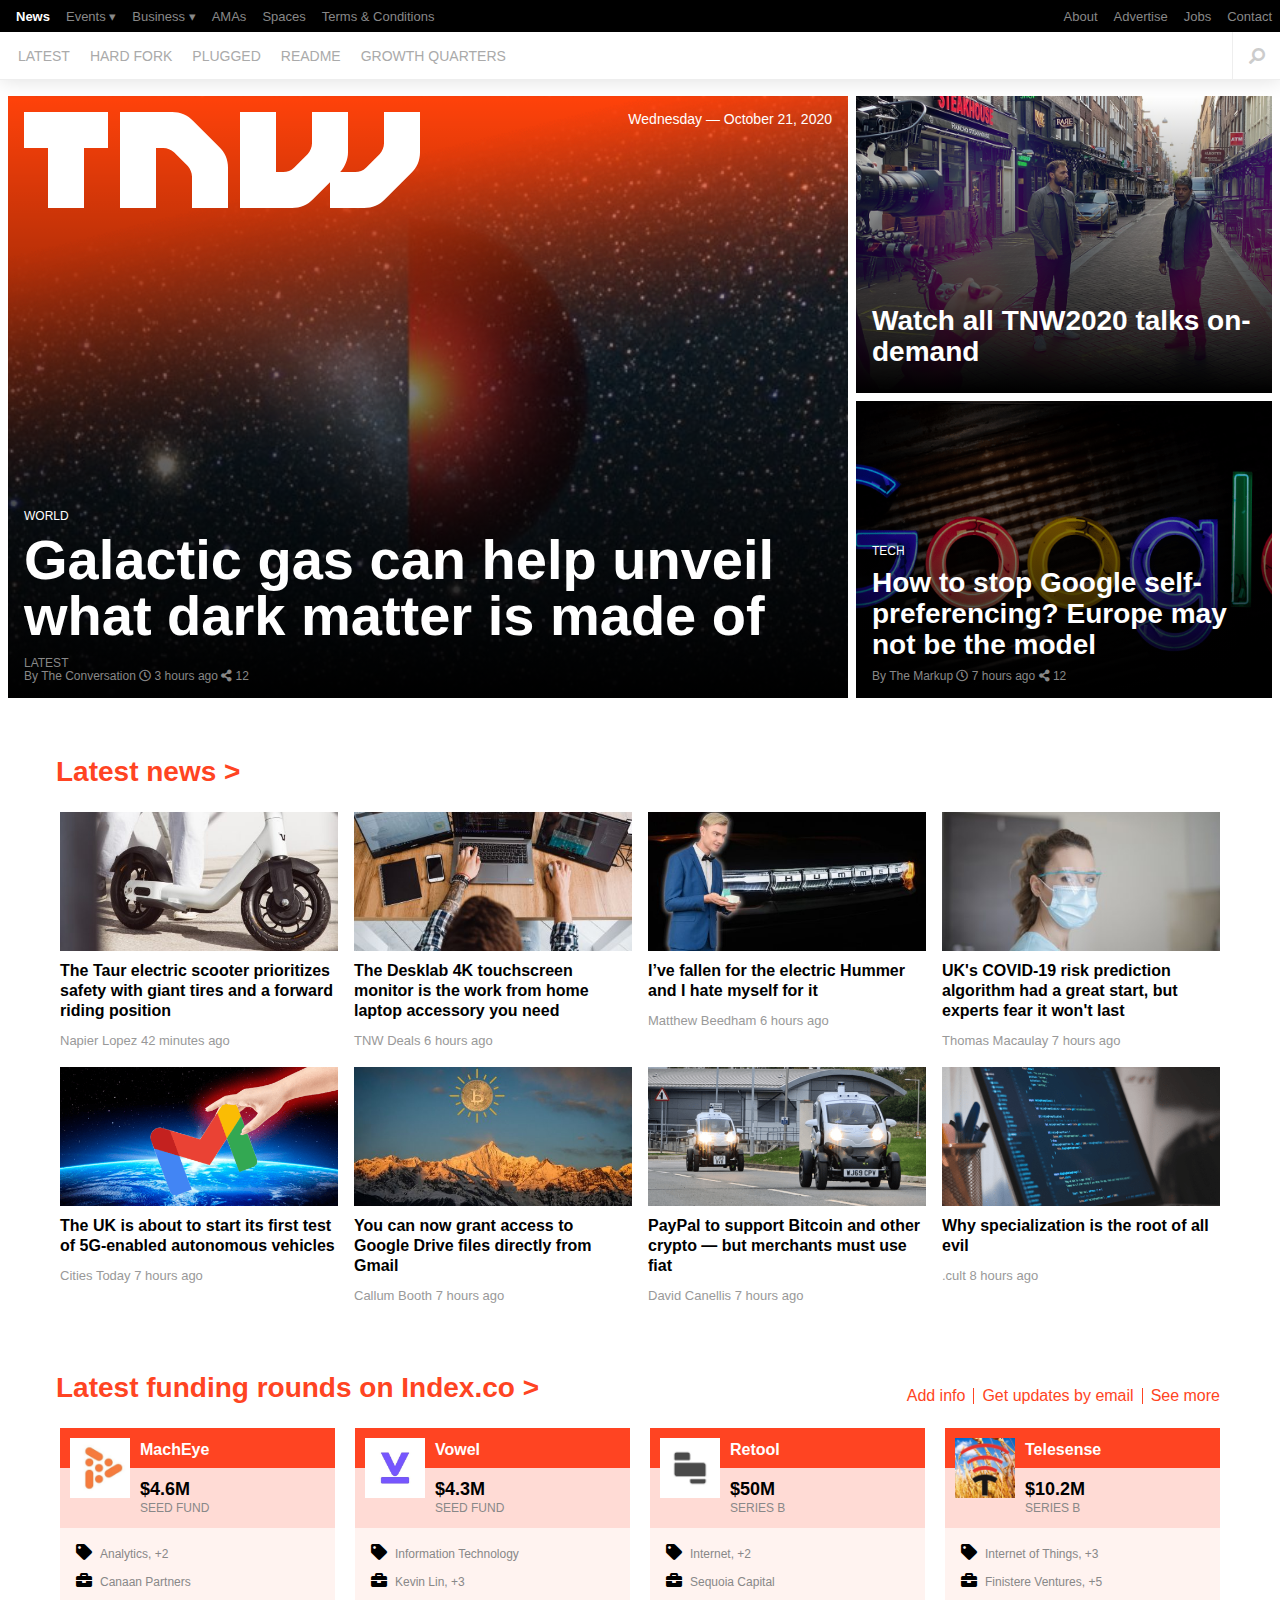
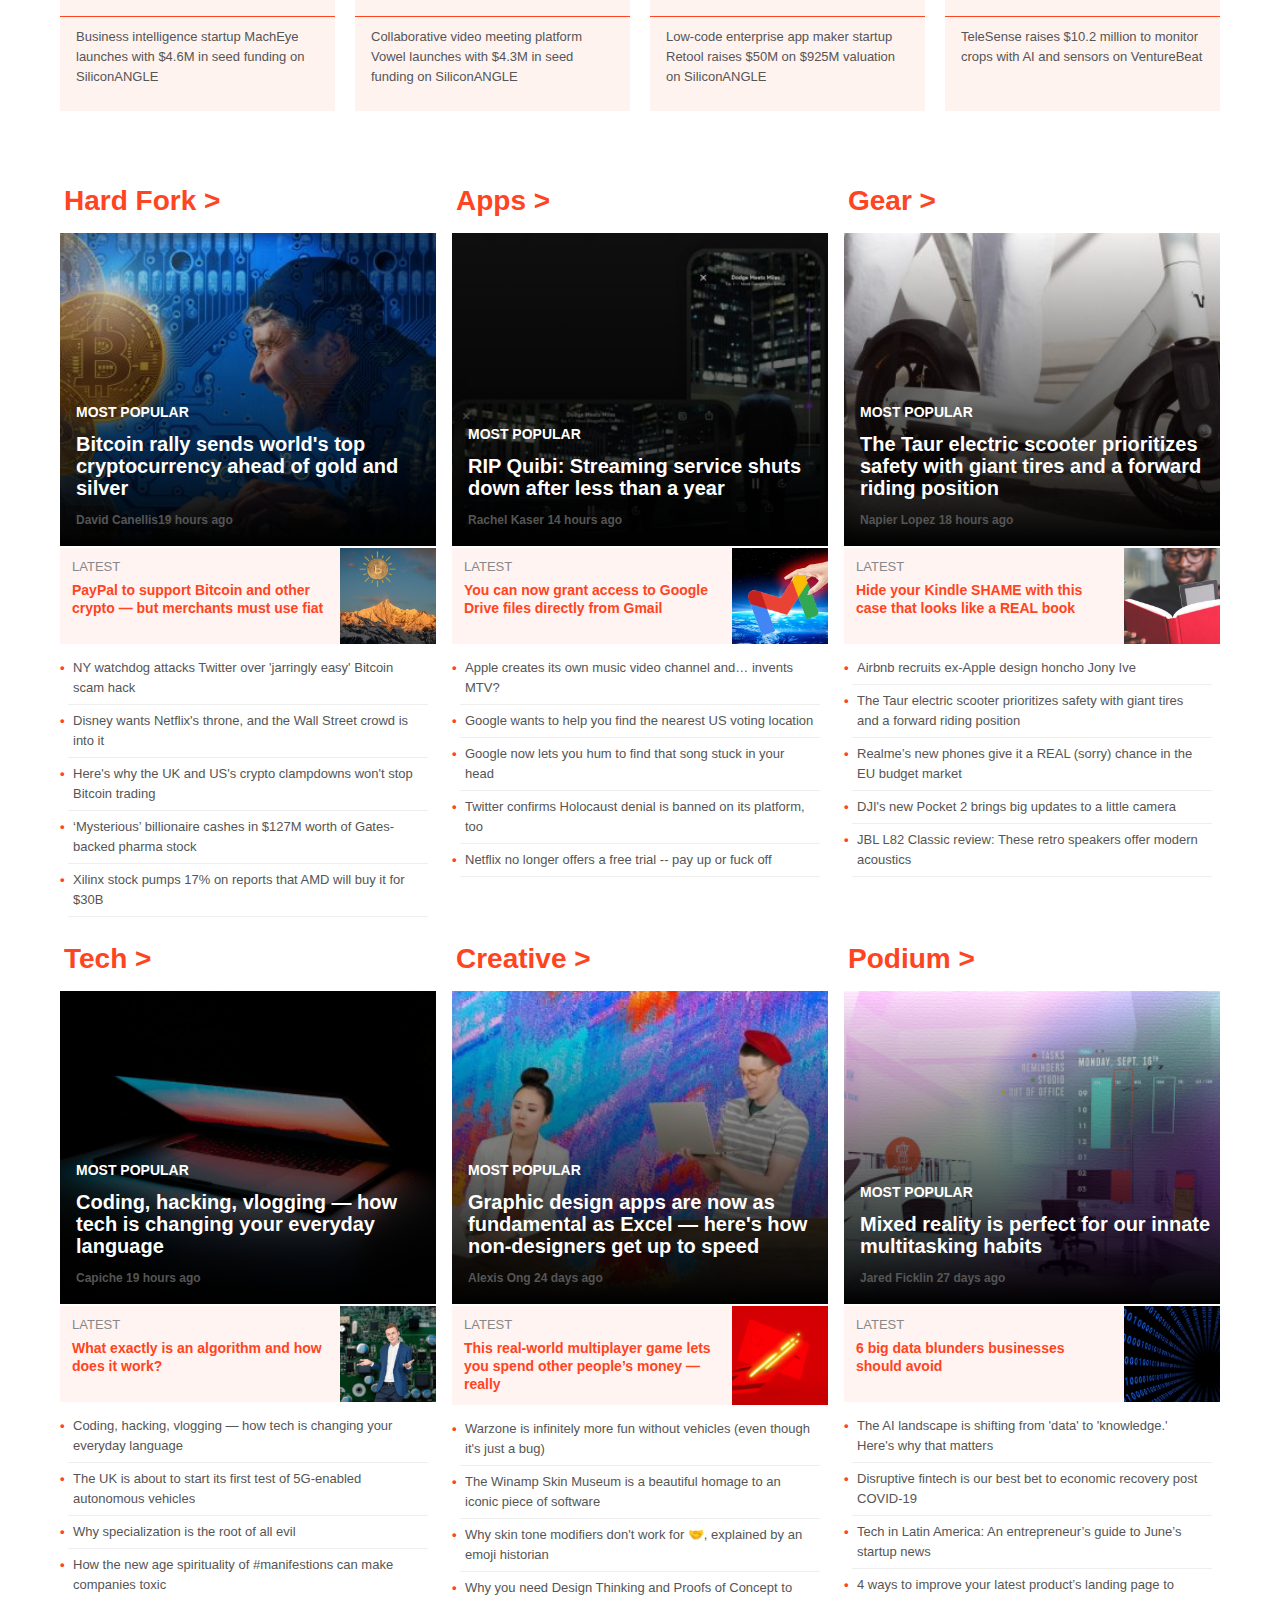
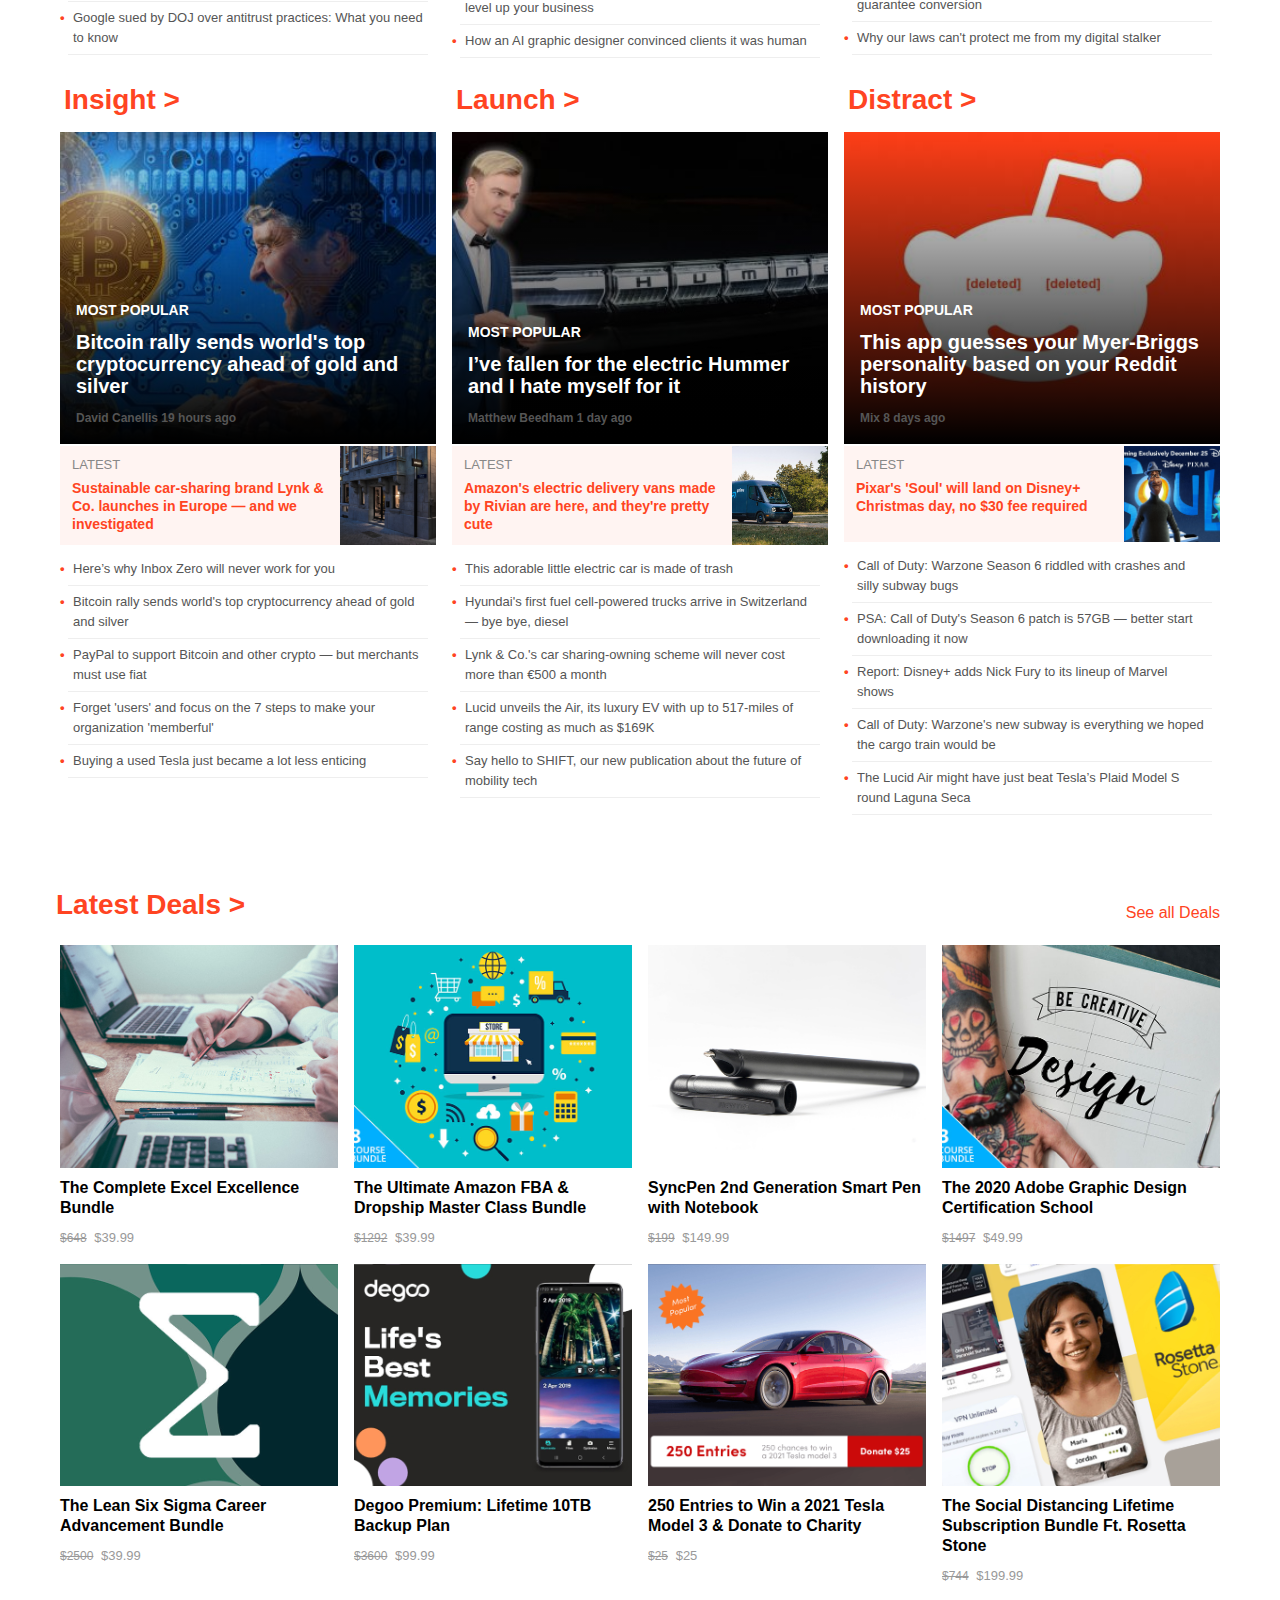
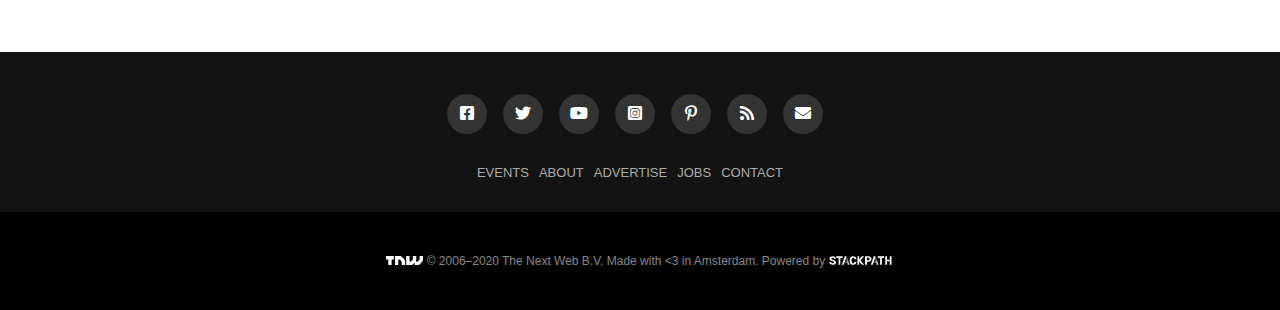
<file: index.html>
<!DOCTYPE html>
<html lang="en">

<head>
  <meta charset="UTF-8">
  <meta name="viewport" content="width=device-width, initial-scale=1.0">
  <meta name="image" property="og:image" content="assets/images/metaimg.png">
  <link rel="shortcut icon" href="assets/images/favicon-16x16.png" type="image/x-icon">
  <link rel="stylesheet" href="assets/fontawesome/css/all.css">
  <link rel="stylesheet" href="assets/reset.css" type="text/css">
  <link rel="stylesheet" href="assets/style.css" type="text/css">
  <title>The Next Web</title>
</head>

<body>
  <!-- Navbar End -->
  <header class="w-100 d-flex">
    <div class=" nav-left h-100">
      <a class="tnw-link" href="#"><img class="tnw-logo" src="assets/images/tnw.svg" alt="tnw logo"></a>
    </div>
    <div class="navbar-wrapper">

      <!-- Nav Top -->
      <nav class="nav-top d-flex">
        <ul class="nav-left nav-top-links padding-8 d-flex">
          <li><a href="#" class="news-link f-bold">News</a></li>
          <li><a href="#">Events ▾</a></li>
          <li><a href="#">Business ▾</a></li>
          <li><a href="#">AMAs</a></li>
          <li><a href="#">Spaces</a></li>
          <li><a href="#">Terms & Conditions</a></li>
        </ul>
        <ul class="nav-right nav-top-links d-flex">
          <li><a href="#">About</a></li>
          <li><a href="#">Advertise</a></li>
          <li><a href="#">Jobs</a></li>
          <li><a href="#">Contact</a></li>
        </ul>
      </nav>

      <!-- Nav Bottom -->
      <nav class="nav-bottom d-flex w-100 h-100">
        <ul class="nav-bottom-links d-flex">
          <li><a href="#">LATEST</a></li>
          <li><a href="#">HARD FORK</a></li>
          <li><a href="#">PLUGGED</a></li>
          <li><a href="#">README</a></li>
          <li><a href="#">GROWTH QUARTERS</a></li>
        </ul>
        <div class="nav-right h-100">
          <a class="nav-icons" href="#"><i class="fas fa-search"></i></a>
          <a class="nav-icons menu-icon" href="#"><i class="fas fa-bars"></i></a>
        </div>
      </nav>
    </div>
  </header>
  <!-- Navbar End -->

  <!-- Main Section -->
  <main>
    <section class="main-articles-section padding-8 d-grid">

      <article class="main-img-1 main-articles">
        <div class="gradient-orange"></div>
        <div class="gradient-cover">
          <a href="#"><img class="main-logo" src="assets/images/tnw.svg" alt="TNW logo"></a>
          <p class="article-date color-white">Wednesday — October 21, 2020</p>
          <div class="article-text color-white most-popular-text">
            <p class="main-paragraph color-white">WORLD</p>
            <h1 class="color-white">Galactic gas can help unveil what dark matter is made of</h1>
            <a href="#" class="color-white">LATEST</a>
            <p>By <a href="#">The Conversation </a><i class="far fa-clock"></i> 3 hours ago
              <a href="#"><i class="fas fa-share-alt"></i> 12</a></p>
          </div>
        </div>
      </article>

      <article class="main-img-2 main-articles">
        <div class="gradient-cover">
          <div class="article-text most-popular-text">
            <h2 class="color-white">Watch all TNW2020 talks on-demand</h2>
          </div>
        </div>

      </article>
      <article class="main-img-3 main-articles">
        <div class="gradient-cover">
          <div class="article-text most-popular-text">
            <p class="main-paragraph color-white">TECH</p>
            <h2 class="color-white">How to stop Google self-preferencing? Europe may not be the model</h2>
            <p>By <a href="#">The Markup </a><i class="far fa-clock"></i> 7 hours ago
              <a href="#"><i class="fas fa-share-alt"></i> 12</a></p>
          </div>
        </div>
      </article>
    </section>

    <!-- Latest News Section -->
    <section class="latest-news-section padding-8 w-1192">
      <h2 class="sub-headings">Latest news ></h2>
      <div class="latest-news-wrapper d-grid">
        <article class="latest-news-articles padding-8 d-flex">
          <a class="latest-news-img background-img1" href="#"></a>
          <div class="latest-text-wrapper">
            <h2 class="latest-news-heading"><a href="#">The Taur electric scooter prioritizes safety with giant tires and a forward riding
                position</a></h2>
            <p><a href="#">
                Napier Lopez
                42 minutes ago
              </a></p>
          </div>
        </article>

        <article class="latest-news-articles padding-8 d-flex">
          <a class="latest-news-img background-img2" href="#"></a>
          <div class="latest-text-wrapper">
            <h2 class="latest-news-heading"><a href="#">The Desklab 4K touchscreen monitor is the work from home laptop accessory you need </a></h2>
            <p><a href="#">
                TNW Deals
                6 hours ago
              </a></p>
          </div>
        </article>

        <article class="latest-news-articles padding-8 d-flex">
          <a class="latest-news-img background-img3" href="#"></a>
          <div class="latest-text-wrapper">
            <h2 class="latest-news-heading"><a href="#">I’ve fallen for the electric Hummer and I hate myself for it</a></h2>
            <p><a href="#">
                Matthew Beedham
                6 hours ago
              </a></p>
          </div>
        </article>

        <article class="latest-news-articles padding-8 d-flex">
          <a class="latest-news-img background-img4" href="#"></a>
          <div class="latest-text-wrapper">
            <h2 class="latest-news-heading"><a href="#">UK's COVID-19 risk prediction algorithm had a great start, but experts fear it won't last
              </a></h2>
            <p><a href="#">
                Thomas Macaulay
                7 hours ago
              </a></p>
          </div>
        </article>

        <article class="latest-news-articles padding-8 d-flex">
          <a class="latest-news-img background-img5" href="#"></a>
          <div class="latest-text-wrapper">
            <h2 class="latest-news-heading"><a href="#">The UK is about to start its first test of 5G-enabled autonomous vehicles </a></h2>
            <p><a href="#">
                Cities Today
                7 hours ago
              </a></p>
          </div>
        </article>

        <article class="latest-news-articles padding-8 d-flex">
          <a class="latest-news-img background-img6" href="#"></a>
          <div class="latest-text-wrapper">
            <h2 class="latest-news-heading"><a href="#">You can now grant access to Google Drive files directly from Gmail</a></h2>
            <p><a href="#">
                Callum Booth
                7 hours ago
              </a></p>
          </div>
        </article>

        <article class="latest-news-articles padding-8 d-flex">
          <a class="latest-news-img background-img7" href="#"></a>
          <div class="latest-text-wrapper">
            <h2 class="latest-news-heading"><a href="#">PayPal to support Bitcoin and other crypto — but merchants must use fiat</a></h2>
            <p><a href="#">
                David Canellis
                7 hours ago
              </a></p>
          </div>
        </article>

        <article class="latest-news-articles padding-8 d-flex">
          <a class="latest-news-img background-img8" href="#"></a>
          <div class="latest-text-wrapper">
            <h2 class="latest-news-heading"><a href="#">Why specialization is the root of all evil </a></h2>
            <p><a href="#">
                .cult
                8 hours ago
              </a></p>
          </div>
        </article>
      </div>
    </section>

    <!-- Latest Funding Rounds Section -->
    <section class="latest-funding-section padding-8 w-1192">
      <h2 class="sub-headings">Latest funding rounds on Index.co ></h2>
      <ul class="latest-funding-options d-flex">
        <li><a class="funding-links" href="#">Add info</a></li>
        <li><a class="funding-links" href="#">Get updates by email</a></li>
        <li><a class="funding-links" href="#">See more</a></li>
      </ul>
      <div class="latest-funding-wrapper padding-8 d-grid">
        <article class="latest-funding-articles">
          <h4>MachEye</h4>
          <div class="price-wrapper">
            <p class="price-tag f-bold">$4.6M</p>
            <p>SEED FUND</p>
          </div>
          <img src="assets/images/latest-funding-1.jpg" alt="MachEye logo">
          <div class="latest-funding-info">
            <p><span><i class="fas fa-tag"></i></span>Analytics, +2</p>
            <p><span><i class="fas fa-briefcase"></i></span>Canaan Partners</p>
          </div>
          <p class="latest-funding-description">Business intelligence startup MachEye launches with $4.6M in seed
            funding on SiliconANGLE</p>
        </article>
        <article class="latest-funding-articles">
          <h4>Vowel</h4>
          <div class="price-wrapper">
            <p class="price-tag f-bold">$4.3M</p>
            <p>SEED FUND</p>
          </div>
          <img src="assets/images/latest-funding-2.jpg" alt="Vowel logo">
          <div class="latest-funding-info">
            <p><span><i class="fas fa-tag"></i></span>Information Technology</p>
            <p><span><i class="fas fa-briefcase"></i></span>Kevin Lin, +3</p>
          </div>
          <p class="latest-funding-description">Collaborative video meeting platform Vowel launches with $4.3M in seed
            funding on SiliconANGLE</p>
        </article>
        <article class="latest-funding-articles">
          <h4>Retool</h4>
          <div class="price-wrapper">
            <p class="price-tag f-bold">$50M</p>
            <p>SERIES B</p>
          </div>
          <img src="assets/images/latest-funding-3.jpg" alt="Retool logo">
          <div class="latest-funding-info">
            <p><span><i class="fas fa-tag"></i></span>Internet, +2</p>
            <p><span><i class="fas fa-briefcase"></i></span>Sequoia Capital</p>
          </div>
          <p class="latest-funding-description">Low-code enterprise app maker startup Retool raises $50M on $925M
            valuation on SiliconANGLE</p>
        </article>
        <article class="latest-funding-articles">
          <h4>Telesense</h4>
          <div class="price-wrapper">
            <p class="price-tag f-bold">$10.2M</p>
            <p>SERIES B</p>
          </div>
          <img src="assets/images/latest-funding-4.jpg" alt="Telesense logo">
          <div class="latest-funding-info">
            <p><span><i class="fas fa-tag"></i></span>Internet of Things, +3</p>
            <p><span><i class="fas fa-briefcase"></i></span>Finistere Ventures, +5</p>
          </div>
          <p class="latest-funding-description">TeleSense raises $10.2 million to monitor crops with AI and sensors on
            VentureBeat</p>
        </article>
      </div>
    </section>

    <!-- MOST POPULAR SECTION -->
    <section class="most-popular-section padding-8 d-grid w-1192">

      <!-- Hard Fork -->
      <article class="most-popular-articles padding-8">
        <h2 class="sub-headings">Hard Fork ></h2>
        <div class="most-popular-image color-white f-bold most-popular-image-1">

          <div class="most-popular-text">

            <p>MOST POPULAR</p>
            <h2>Bitcoin rally sends world's top cryptocurrency ahead of gold and silver</h2>
            <p><a href="#">David Canellis19 hours ago</a></p>

          </div>

          <div class="gradient-cover"></div>
        </div>

        <div class="most-popular-latest d-flex">
          <div>
            <p>LATEST</p>
            <h3>PayPal to support Bitcoin and other crypto — but merchants must use fiat</h3>
          </div>
          <a class="latest-img latest-img-1" href="#"></a>
        </div>
        <ul>
          <li><a href="#">NY watchdog attacks Twitter over 'jarringly easy' Bitcoin scam hack</a></li>
          <li><a href="#">Disney wants Netflix's throne, and the Wall Street crowd is into it</a></li>
          <li><a href="#">Here's why the UK and US's crypto clampdowns won't stop Bitcoin trading</a></li>
          <li><a href="#">‘Mysterious’ billionaire cashes in $127M worth of Gates-backed pharma stock</a></li>
          <li><a href="#">Xilinx stock pumps 17% on reports that AMD will buy it for $30B</a></li>
        </ul>
      </article>
      <!-- Hard Fork End -->

      <!-- Apps -->
      <article class="most-popular-articles padding-8">
        <h2 class="sub-headings">Apps ></h2>
        <div class="most-popular-image color-white f-bold most-popular-image-2">

          <div class="most-popular-text">

            <p>MOST POPULAR</p>
            <h2>RIP Quibi: Streaming service shuts down after less than a year</h2>
            <p><a href="#">Rachel Kaser 14 hours ago</a></p>

          </div>

          <div class="gradient-cover"></div>
        </div>
        <div class="most-popular-latest d-flex">
          <div>
            <p>LATEST</p>
            <h3>You can now grant access to Google Drive files directly from Gmail</h3>
          </div>
          <a class="latest-img latest-img-2" href="#"></a>
        </div>
        <ul>
          <li><a href="#">Apple creates its own music video channel and… invents MTV?</a></li>
          <li><a href="#">Google wants to help you find the nearest US voting location</a></li>
          <li><a href="#">Google now lets you hum to find that song stuck in your head</a></li>
          <li><a href="#">Twitter confirms Holocaust denial is banned on its platform, too</a></li>
          <li><a href="#">Netflix no longer offers a free trial -- pay up or fuck off</a></li>
        </ul>
      </article>
      <!-- Apps End-->

      <!-- Gear -->
      <article class="most-popular-articles padding-8">
        <h2 class="sub-headings">Gear ></h2>
        <div class="most-popular-image color-white f-bold most-popular-image-3">

          <div class="most-popular-text">

            <p>MOST POPULAR</p>
            <h2>The Taur electric scooter prioritizes safety with giant tires and a forward riding position</h2>
            <p><a href="#">Napier Lopez 18 hours ago</a></p>

          </div>

          <div class="gradient-cover"></div>
        </div>
        <div class="most-popular-latest d-flex">
          <div>
            <p>LATEST</p>
            <h3>Hide your Kindle SHAME with this case that looks like a REAL book</h3>
          </div>
          <a class="latest-img latest-img-3" href="#"></a>
        </div>
        <ul>
          <li><a href="#">Airbnb recruits ex-Apple design honcho Jony Ive</a></li>
          <li><a href="#">The Taur electric scooter prioritizes safety with giant tires and a forward riding
              position</a></li>
          <li><a href="#">Realme’s new phones give it a REAL (sorry) chance in the EU budget market</a></li>
          <li><a href="#">DJI's new Pocket 2 brings big updates to a little camera</a></li>
          <li><a href="#">JBL L82 Classic review: These retro speakers offer modern acoustics</a></li>
        </ul>
      </article>
      <!-- Gear End-->

      <!-- Tech -->
      <article class="most-popular-articles padding-8">
        <h2 class="sub-headings">Tech ></h2>
        <div class="most-popular-image color-white f-bold most-popular-image-4">

          <div class="most-popular-text">

            <p>MOST POPULAR</p>
            <h2>Coding, hacking, vlogging — how tech is changing your everyday language</h2>
            <p><a href="#">Capiche 19 hours ago</a></p>

          </div>

          <div class="gradient-cover"></div>
        </div>
        <div class="most-popular-latest d-flex">
          <div>
            <p>LATEST</p>
            <h3>What exactly is an algorithm and how does it work?</h3>
          </div>
          <a class="latest-img latest-img-4" href="#"></a>
        </div>
        <ul>
          <li><a href="#">Coding, hacking, vlogging — how tech is changing your everyday language</a></li>
          <li><a href="#">The UK is about to start its first test of 5G-enabled autonomous vehicles</a></li>
          <li><a href="#">Why specialization is the root of all evil</a></li>
          <li><a href="#">How the new age spirituality of #manifestions can make companies toxic</a></li>
          <li><a href="#">Google sued by DOJ over antitrust practices: What you need to know</a></li>
        </ul>
      </article>
      <!-- Tech End-->

      <!-- Creative -->
      <article class="most-popular-articles padding-8">
        <h2 class="sub-headings">Creative ></h2>
        <div class="most-popular-image color-white f-bold most-popular-image-5">

          <div class="most-popular-text">
            <p>MOST POPULAR</p>
            <h2>Graphic design apps are now as fundamental as Excel — here's how non-designers get up to speed</h2>
            <p><a href="#">Alexis Ong 24 days ago</a></p>
          </div>

          <div class="gradient-cover"></div>
        </div>
        <div class="most-popular-latest d-flex">
          <div>
            <p>LATEST</p>
            <h3>This real-world multiplayer game lets you spend other people’s money — really</h3>
          </div>
          <a class="latest-img latest-img-5" href="#"></a>
        </div>
        <ul>
          <li><a href="#">Warzone is infinitely more fun without vehicles (even though it's just a bug)</a></li>
          <li><a href="#">The Winamp Skin Museum is a beautiful homage to an iconic piece of software</a></li>
          <li><a href="#">Why skin tone modifiers don't work for 🤝, explained by an emoji historian</a></li>
          <li><a href="#">Why you need Design Thinking and Proofs of Concept to level up your business</a></li>
          <li><a href="#">How an AI graphic designer convinced clients it was human</a></li>
        </ul>
      </article>
      <!-- Creative End -->

      <!-- Podium -->
      <article class="most-popular-articles padding-8">
        <h2 class="sub-headings">Podium ></h2>
        <div class="most-popular-image color-white f-bold most-popular-image-6">

          <div class="most-popular-text">

            <p>MOST POPULAR</p>
            <h2>Mixed reality is perfect for our innate multitasking habits</h2>
            <p><a href="#">Jared Ficklin 27 days ago</a></p>

          </div>

          <div class="gradient-cover"></div>
        </div>
        <div class="most-popular-latest d-flex">
          <div>
            <p>LATEST</p>
            <h3>6 big data blunders businesses should avoid</h3>
          </div>
          <a class="latest-img latest-img-6" href="#"></a>
        </div>
        <ul>
          <li><a href="#">The AI landscape is shifting from 'data' to 'knowledge.' Here's why that matters</a></li>
          <li><a href="#">Disruptive fintech is our best bet to economic recovery post COVID-19</a></li>
          <li><a href="#">Tech in Latin America: An entrepreneur’s guide to June’s startup news</a></li>
          <li><a href="#">4 ways to improve your latest product’s landing page to guarantee conversion</a></li>
          <li><a href="#">Why our laws can't protect me from my digital stalker</a></li>
        </ul>
      </article>
      <!-- Podium End-->

      <!-- Insight -->
      <article class="most-popular-articles padding-8">
        <h2 class="sub-headings">Insight ></h2>
        <div class="most-popular-image color-white f-bold most-popular-image-7">

          <div class="most-popular-text">

            <p>MOST POPULAR</p>
            <h2>Bitcoin rally sends world's top cryptocurrency ahead of gold and silver</h2>
            <p><a href="#">David Canellis 19 hours ago</a></p>

          </div>

          <div class="gradient-cover"></div>
        </div>
        <div class="most-popular-latest d-flex">
          <div>
            <p>LATEST</p>
            <h3>Sustainable car-sharing brand Lynk & Co. launches in Europe — and we investigated</h3>
          </div>
          <a class="latest-img latest-img-7" href="#"></a>
        </div>
        <ul>
          <li><a href="#">Here’s why Inbox Zero will never work for you</a></li>
          <li><a href="#">Bitcoin rally sends world's top cryptocurrency ahead of gold and silver</a></li>
          <li><a href="#">PayPal to support Bitcoin and other crypto — but merchants must use fiat</a></li>
          <li><a href="#">Forget 'users' and focus on the 7 steps to make your organization 'memberful'</a></li>
          <li><a href="#">Buying a used Tesla just became a lot less enticing</a></li>
        </ul>
      </article>
      <!-- Insight End -->

      <!-- Launch -->
      <article class="most-popular-articles padding-8">
        <h2 class="sub-headings">Launch ></h2>
        <div class="most-popular-image color-white f-bold most-popular-image-8">

          <div class="most-popular-text">

            <p>MOST POPULAR</p>
            <h2>I’ve fallen for the electric Hummer and I hate myself for it</h2>
            <p><a href="#">Matthew Beedham 1 day ago</a></p>

          </div>

          <div class="gradient-cover"></div>
        </div>
        <div class="most-popular-latest d-flex">
          <div>
            <p>LATEST</p>
            <h3>Amazon's electric delivery vans made by Rivian are here, and they're pretty cute</h3>
          </div>
          <a class="latest-img latest-img-8" href="#"></a>
        </div>
        <ul>
          <li><a href="#">This adorable little electric car is made of trash</a></li>
          <li><a href="#">Hyundai's first fuel cell-powered trucks arrive in Switzerland — bye bye, diesel</a></li>
          <li><a href="#">Lynk & Co.'s car sharing-owning scheme will never cost more than €500 a month</a></li>
          <li><a href="#">Lucid unveils the Air, its luxury EV with up to 517-miles of range costing as much as
              $169K</a></li>
          <li><a href="#">Say hello to SHIFT, our new publication about the future of mobility tech</a></li>
        </ul>
      </article>
      <!-- Launch End -->

      <!-- Distract -->
      <article class="most-popular-articles padding-8">
        <h2 class="sub-headings">Distract ></h2>
        <div class="most-popular-image color-white f-bold most-popular-image-9">

          <div class="most-popular-text">

            <p>MOST POPULAR</p>
            <h2>This app guesses your Myer-Briggs personality based on your Reddit history</h2>
            <p><a href="#">Mix 8 days ago</a></p>

          </div>

          <div class="gradient-cover"></div>
        </div>
        <div class="most-popular-latest d-flex">
          <div>
            <p>LATEST</p>
            <h3>Pixar's 'Soul' will land on Disney+ Christmas day, no $30 fee required</h3>
          </div>
          <a class="latest-img latest-img-9" href="#"></a>
        </div>
        <ul>
          <li><a href="#">Call of Duty: Warzone Season 6 riddled with crashes and silly subway bugs</a></li>
          <li><a href="#">PSA: Call of Duty's Season 6 patch is 57GB — better start downloading it now</a></li>
          <li><a href="#">Report: Disney+ adds Nick Fury to its lineup of Marvel shows</a></li>
          <li><a href="#">Call of Duty: Warzone's new subway is everything we hoped the cargo train would be</a></li>
          <li><a href="#">The Lucid Air might have just beat Tesla’s Plaid Model S round Laguna Seca</a></li>
        </ul>
      </article>
      <!-- Distract End-->
    </section>

    <!-- Latest Deals -->
    <section class="latest-deals-section padding-8 w-1192">
      <h2 class="sub-headings">Latest Deals ></h2>
      <a class="see-all-deals" href="#">See all Deals</a>
      <div class="latest-deals-wrapper d-grid">
        <article class="latest-deals-articles padding-8 d-flex">
          <a class="latest-deals-img latest-deals-img-1" href="#"></a>
          <div class="latest-text-wrapper">
            <h4><a href="#">The Complete Excel Excellence Bundle</a></h4>
            <p><span>$648</span> <span>$39.99</span></p>
          </div>
        </article>

        <article class="latest-deals-articles padding-8 d-flex">
          <a class="latest-deals-img latest-deals-img-2" href="#"></a>
          <div class="latest-text-wrapper">
            <h4><a href="#">The Ultimate Amazon FBA & Dropship Master Class Bundle</a></h4>
            <p><span>$1292</span> <span>$39.99</span></p>
          </div>
        </article>

        <article class="latest-deals-articles padding-8 d-flex">
          <a class="latest-deals-img latest-deals-img-3" href="#"></a>
          <div class="latest-text-wrapper">
            <h4><a href="#">SyncPen 2nd Generation Smart Pen with Notebook</a></h4>
            <p><span>$199</span> <span>$149.99</span></p>
          </div>
        </article>

        <article class="latest-deals-articles padding-8 d-flex">
          <a class="latest-deals-img latest-deals-img-4" href="#"></a>
          <div class="latest-text-wrapper">
            <h4><a href="#">The 2020 Adobe Graphic Design Certification School</a></h4>
            <p><span>$1497</span> <span>$49.99</span></p>
          </div>
        </article>

        <article class="latest-deals-articles padding-8 d-flex">
          <a class="latest-deals-img latest-deals-img-5" href="#"></a>
          <div class="latest-text-wrapper">
            <h4><a href="#">The Lean Six Sigma Career Advancement Bundle</a></h4>
            <p><span>$2500</span> <span>$39.99</span></p>
          </div>
        </article>

        <article class="latest-deals-articles padding-8 d-flex">
          <a class="latest-deals-img latest-deals-img-6" href="#"></a>
          <div class="latest-text-wrapper">
            <h4><a href="#">Degoo Premium: Lifetime 10TB Backup Plan</a></h4>
            <p><span>$3600</span> <span>$99.99</span></p>
          </div>
        </article>

        <article class="latest-deals-articles padding-8 d-flex">
          <a class="latest-deals-img latest-deals-img-7" href="#"></a>
          <div class="latest-text-wrapper">
            <h4><a href="#">250 Entries to Win a 2021 Tesla Model 3 & Donate to Charity</a></h4>
            <p><span>$25</span> <span>$25</span></p>
          </div>
        </article>

        <article class="latest-deals-articles padding-8 d-flex">
          <a class="latest-deals-img latest-deals-img-8" href="#"></a>
          <div class="latest-text-wrapper">
            <h4><a href="#">The Social Distancing Lifetime Subscription Bundle Ft. Rosetta Stone</a></h4>
            <p><span>$744</span> <span>$199.99</span></p>
          </div>
        </article>
      </div>
    </section>

    <footer>
      <div class="footer-top">
        <ul class="d-flex">
          <li class="footer-social-links"><a href="#"><i class="fab fa-facebook-square"></i></a></li>
          <li class="footer-social-links"><a href="#"><i class="fab fa-twitter"></i></a></li>
          <li class="footer-social-links"><a href="#"><i class="fab fa-youtube"></i></a></li>
          <li class="footer-social-links"><a href="#"><i class="fab fa-instagram-square"></i></a></li>
          <li class="footer-social-links"><a href="#"><i class="fab fa-pinterest-p"></i></a></li>
          <li class="footer-social-links"><a href="#"><i class="fas fa-rss"></i></a></li>
          <li class="footer-social-links"><a href="#"><i class="fas fa-envelope"></i></a></li>
        </ul>
        <ul class="d-flex">
          <li class="footer-nav-links"><a href="#">EVENTS </a></li>
          <li class="footer-nav-links"><a href="#">ABOUT </a></li>
          <li class="footer-nav-links"><a href="#">ADVERTISE </a></li>
          <li class="footer-nav-links"><a href="#">JOBS </a></li>
          <li class="footer-nav-links"><a href="#">CONTACT</a></li>
        </ul>
      </div>
      <div class="footer-bottom">
        <p><a href="#"><img class="footer-logo" src="assets/images/tnw.svg" alt="tnw logo"></a> © 2006–2020 The Next Web
          B.V. Made with &lt;3 in Amsterdam. Powered by <a href="#"><img class="footer-logo"
              src="assets/images/stackpath.svg" alt="logo stackpath"></a>
        </p>
      </div>
    </footer>

  </main>

</body>

</html>
</file>
<file: assets/style.css>
/* Box Sizing */
*,
*::before,
*::after {
  box-sizing: border-box;
}

body {
  font-family: Arial, Helvetica, sans-serif;
}

header {
  position: fixed;
  top: 0;
  left: 0;
  z-index: 2;
  box-shadow: 0 0 20px 0 #0002;
}

main {
  padding-top: 56px;
}

.fab {
  font-family: "Font Awesome 5 Brands", sans-serif;
}

.fas {
  font-family: "Font Awesome 5 Free", sans-serif;
}

.d-flex {
  display: flex;
}

.d-grid {
  display: grid;
}

.w-100 {
  width: 100%;
}

.h-100 {
  height: 100%;
}

.padding-8 {
  padding: 8px;
}

.color-white {
  color: #fff;
}

.color-gray {
  color: #999;
}

.sub-headings {
  display: inline-block;
  font-size: 28px;
  font-weight: bold;
  color: #f42;
  padding: 4px;
  margin: 0 0 14px;
}

.sub-headings:hover {
  color: #000;
}

.f-bold {
  font-weight: bold;
}

.w-1192 {
  max-width: 1192px;
  margin: 40px auto 0;
}

/* Navbar */

.navbar-wrapper {
  width: 100%;
}

.nav-top {
  display: none;
  justify-content: space-between;
  align-items: center;
  background-color: #000;
  height: 32px;
}

.nav-top a {
  color: #888;
  text-decoration: none;
}

a.news-link {
  color: #fff;
}

.nav-bottom {
  justify-content: flex-end;
  align-items: center;
  background-color: #fff;
  border-bottom: 1px solid #eee;
  height: 48px;
  padding-left: 8px;
}

.nav-top-links li {
  margin: 0 8px;
  font-size: 13px;
  white-space: nowrap;
}

.tnw-link {
  display: inline-block;
  width: 106px;
  height: 48px;
  padding: 16px 20px;
  background-color: #000;
}

.tnw-logo {
  width: 66px;
  height: 16px;
}

.nav-bottom-links {
  display: none;
}

.nav-bottom-links a {
  font-size: 14px;
  text-decoration: none;
  color: #aaa;
  padding: 0 10px;
}

.nav-icons {
  display: inline-block;
  width: 48px;
  height: 48px;
  padding: 16px;
  border-left: 1px solid #eee;
}

.fa-search {
  color: #ccc;
  transform: rotate(90deg);
}

.fa-bars {
  color: #f42;
}

/* MAIN SECTION */
.main-articles-section {
  grid-template-areas:
    "main-img-1"
    "main-img-2"
    "main-img-3";
  gap: 8px;
}

.main-img-1 {
  grid-area: main-img-1;
  background-image: url(../assets/images/main-img-1.jpg);
}

.main-logo {
  display: none;
  position: absolute;
  top: 16px;
  left: 16px;
  max-width: 50%;
  height: 100%;
  max-height: 96px;
}

.article-date {
  display: none;
  position: absolute;
  right: 16px;
  top: 16px;
  font-size: 14px;
}

.main-paragraph {
  color: #fff;
}

.article-text {
  z-index: 1;
}

.article-text a,
p {
  text-decoration: none;
  color: #888;
  font-size: 12px;
}

.article-text h1,
h2 {
  font-size: 20px;
  font-weight: bold;
  padding: 10px 0;
}

.main-img-2 {
  background-image: url(../assets/images/main-img-2.jpg);
  grid-area: main-img-2;
}

.main-img-3 {
  background-image: url(../assets/images/main-img-3.png);
  grid-area: main-img-3;
}

.main-articles {
  position: relative;
  width: 100%;
  background-position: center;
  background-size: cover;
  background-repeat: no-repeat;
  min-height: 190px;
  min-height: 33vh;
  z-index: 1;
}

/* LATEST NEWS SECTION */
.latest-news-wrapper,
.latest-funding-wrapper,
.most-popular-section,
.latest-deals-wrapper {
  grid-template-columns: 1fr;
}

.latest-funding-wrapper {
  gap: 20px;
}

.latest-news-articles {
  min-height: 88px;
  align-items: flex-start;
}

.latest-news-heading:hover {
  color: #f42;
  text-decoration: underline;
}

.price-tag {
  font-size: 18px;
  color: #000;
  margin-bottom: 4px;
}

.latest-news-img {
  display: block;
  min-width: 74px;
  max-width: 74px;
  height: 74px;
  background-position: center;
  background-size: cover;
  margin-right: 8px;
}

.latest-text-wrapper a {
  text-decoration: none;
  color: unset;
  overflow: hidden;
}

.latest-text-wrapper h2,
h4 {
  color: #000;
  font-size: 16px;
  line-height: 20px;
  font-weight: bold;
}

.latest-text-wrapper p {
  font-size: 13px;
  line-height: 20px;
  color: #999;
}

.background-img1 {
  background-image: url(../assets/images/latest-news-1.jpg);
}

.background-img2 {
  background-image: url(../assets/images/latest-news-2.jpeg);
}

.background-img3 {
  background-image: url(../assets/images/latest-news-3.jpg);
}

.background-img4 {
  background-image: url(../assets/images/latest-news-4.jpg);
}

.background-img5 {
  background-image: url(../assets/images/latest-news-5.png);
}

.background-img6 {
  background-image: url(../assets/images/latest-news-6.jpg);
}

.background-img7 {
  background-image: url(../assets/images/latest-news-7.png);
}

.background-img8 {
  background-image: url(../assets/images/latest-news-8.png);
}

/* Latest Funding Section */

.latest-funding-options {
  flex-direction: column;
  margin: 0 0 16px 8px;
}

.latest-funding-options li {
  padding: 14px 0 0;
}

.funding-links {
  text-decoration: none;
  color: #f42;
  padding: 8px 0;
}

.funding-links:hover {
  color: #000;
}

.latest-funding-articles {
  position: relative;
  background-color: #f421;
}

.latest-funding-articles:nth-of-type(4) {
  display: none;
}

.latest-funding-articles h4 {
  height: 40px;
  padding: 12px 0 0 80px;
  background-color: #f42;
  color: #fff;
}

.price-wrapper {
  height: 60px;
  padding: 12px 0 0 80px;
  background-color: #f422;
}

.latest-funding-articles img {
  position: absolute;
  top: 0;
  left: 0;
  width: 60px;
  height: 60px;
  margin: 10px;
}

.latest-funding-info {
  padding: 16px;
  border-bottom: 1px solid #f42;
  font-size: 13px;
  color: #555;
}

.latest-funding-info i {
  color: #000;
  font-size: 16px;
}

.latest-funding-info p {
  margin-bottom: 12px;
}

.latest-funding-info span {
  margin-right: 8px;
}

.latest-funding-description {
  padding: 10px 16px 24px;
  font-size: 13px;
  line-height: 20px;
  color: #555;
}

/* Most Popular Section */

.most-popular-articles {
  min-height: 688px;
}

.most-popular-image {
  display: block;
  position: relative;
  background-position: center;
  background-repeat: no-repeat;
  background-size: cover;
  z-index: -2;
  width: 100%;
  padding: 80% 5% 12px 12px;
  margin-bottom: 2px;
}

.most-popular-text {
  position: absolute;
  bottom: 16px;
  left: 16px;
}

.gradient-cover {
  position: absolute;
  top: 0;
  left: 0;
  z-index: -1;
  width: 100%;
  height: 100%;
  background-image: linear-gradient(#0000, #000);
}

.gradient-orange {
  display: none;
  position: absolute;
  top: 0;
  left: 0;
  z-index: -1;
  width: 100%;
  height: 100%;
  background-image: url(../assets/images/cover-gradient.png);
  background-size: cover;
  background-repeat: no-repeat;
}

.most-popular-image-1 {
  background-image: url(../assets/images/most-popular-1.jpg);
}

.most-popular-image-2 {
  background-image: url(../assets/images/most-popular-2.jpg);
}

.most-popular-image-3 {
  background-image: url(../assets/images/most-popular-3.jpg);
}

.most-popular-image-4 {
  background-image: url(../assets/images/most-popular-4.png);
}

.most-popular-image-5 {
  background-image: url(../assets/images/most-popular-5.jpg);
}

.most-popular-image-6 {
  background-image: url(../assets/images/most-popular-6.png);
}

.most-popular-image-7 {
  background-image: url(../assets/images/most-popular-7.jpg);
}

.most-popular-image-8 {
  background-image: url(../assets/images/most-popular-8.jpg);
}

.most-popular-image-9 {
  background-image: url(../assets/images/most-popular-9.jpg);
}

.most-popular-image h2 {
  font-size: 20px;
  line-height: 22px;
}

.most-popular-image p {
  color: #fff;
  font-size: 14px;
  line-height: 21px;
}

.most-popular-image a {
  font-size: 12px;
  line-height: 16px;
  color: #999;
}

.most-popular-latest {
  justify-content: space-between;
  background-color: #fff4f2;
  color: #f42;
}

.most-popular-latest div {
  padding: 8px;
}

.most-popular-latest p {
  font-size: 13px;
  padding: 4px;
}

.most-popular-latest h3 {
  font-size: 14px;
  line-height: 18px;
  font-weight: bold;
  padding: 4px;
}

.latest-img {
  display: block;
  min-width: 96px;
  min-height: 96px;
  background-position: center;
  background-repeat: no-repeat;
  background-size: cover;
}

.latest-img-1 {
  background-image: url(../assets/images/latest-1.jpg);
}

.latest-img-2 {
  background-image: url(../assets/images/latest-2.png);
}

.latest-img-3 {
  background-image: url(../assets/images/latest-3.png);
}

.latest-img-4 {
  background-image: url(../assets/images/latest-4.png);
}

.latest-img-5 {
  background-image: url(../assets/images/latest-5.png);
}

.latest-img-6 {
  background-image: url(../assets/images/latest-6.jpg);
}

.latest-img-7 {
  background-image: url(../assets/images/latest-7.jpg);
}

.latest-img-8 {
  background-image: url(../assets/images/latest-8.jpg);
}

.latest-img-9 {
  background-image: url(../assets/images/latest-9.png);
}

.most-popular-section ul {
  padding: 8px;
}

.most-popular-section li {
  list-style-position: inside;
  padding: 6px 5px;
  font-size: 13px;
  line-height: 20px;
  border-bottom: 1px solid #eee;
}

.most-popular-section li::before {
  display: inline-block;
  content: "\2022";
  width: 1em;
  margin-left: -1em;
  font-weight: bold;
  color: #f42;
}

.most-popular-section a {
  padding-left: -10px;
  text-decoration: none;
  color: #555;
}

/* Latest Deals */

.latest-deals-section {
  position: relative;
}

.see-all-deals {
  position: absolute;
  right: 16px;
  top: 26px;
  font-size: 16px;
  text-decoration: none;
  color: #f42;
}

.see-all-deals:hover {
  color: #000;
}

.latest-deals-articles {
  align-items: flex-start;
  min-height: 88px;
}

.latest-deals-articles h4:hover {
  color: #f42;
  text-decoration: underline;
}

.latest-deals-img {
  display: block;
  min-width: 74px;
  max-width: 74px;
  height: 74px;
  background-position: center;
  background-size: cover;
  margin-right: 8px;
}

.latest-deals-img-1 {
  background-image: url(../assets/images/latest-deals-1.jpg);
}

.latest-deals-img-2 {
  background-image: url(../assets/images/latest-deals-2.jpg);
}

.latest-deals-img-3 {
  background-image: url(../assets/images/latest-deals-3.jpg);
}

.latest-deals-img-4 {
  background-image: url(../assets/images/latest-deals-4.jpg);
}

.latest-deals-img-5 {
  background-image: url(../assets/images/latest-deals-5.jpg);
}

.latest-deals-img-6 {
  background-image: url(../assets/images/latest-deals-6.jpg);
}

.latest-deals-img-7 {
  background-image: url(../assets/images/latest-deals-7.png);
}

.latest-deals-img-8 {
  background-image: url(../assets/images/latest-deals-8.jpg);
}

.latest-text-wrapper span:nth-of-type(1) {
  text-decoration: line-through;
  font-size: 12px;
  margin-right: 4px;
}

/* FOOTER */

footer {
  color: #aaa;
  margin-top: 50px;
}

.footer-top {
  background-color: #131313;
  height: 160px;
  padding: 42px 0 28px 0;
}

.footer-top ul {
  justify-content: center;
  margin: 0 10px 30px 0;
}

.footer-social-links {
  width: 40px;
  height: 40px;
  margin: 0 8px;
  text-align: center;
  line-height: 40px;
  border-radius: 50%;
  background-color: #333;
}

.footer-social-links a {
  width: 100%;
  height: 100%;
  background-color: #333;
  color: #fff;
  text-decoration: none;
}

.footer-nav-links a {
  margin-right: 10px;
  text-decoration: none;
  color: #aaa;
  font-size: 13px;
}

.footer-bottom {
  font-size: 13px;
  line-height: 20px;
  background-color: #000;
  padding: 39px 0;
  text-align: center;
}

.footer-logo {
  height: 9px;
}

/* Media Queries */

@media screen and (min-width: 768px) {
  main {
    padding-top: 88px;
  }

  .nav-top {
    display: flex;
  }

  .nav-bottom {
    justify-content: space-between;
  }

  .nav-bottom-links {
    display: flex;
  }

  .tnw-link {
    height: 80px;
    padding: 32px 20px;
  }

  .menu-icon {
    display: none;
  }

  .most-popular-section {
    grid-template-columns: repeat(2, 1fr);
  }

  .latest-funding-options {
    flex-direction: row;
  }

  .latest-funding-options li {
    padding: 0 8px;
    border-right: 1px solid #f42;
  }

  .latest-funding-options li:nth-of-type(3) {
    border-right: none;
  }

  .main-articles-section {
    grid-template-areas:
      "main-img-1 main-img-1 main-img-2"
      "main-img-1 main-img-1 main-img-3";
  }

  .main-articles-section h1 {
    font-size: 40px;
    line-height: 40px;
  }

  .main-articles-section h2 {
    font-size: 20px;
    line-height: 20px;
  }

  .main-articles {
    padding-top: 60%;
    height: unset;
  }

  .latest-news-wrapper,
  .latest-funding-wrapper,
  .latest-deals-wrapper {
    grid-template-columns: repeat(3, 1fr);
  }

  .latest-news-articles,
  .latest-deals-articles {
    flex-direction: column;
    flex-grow: 1;
    padding: 8px;
  }

  .latest-news-img,
  .latest-deals-img {
    width: 100%;
    min-width: 100%;
    max-width: 100%;
    padding-top: 50%;
    margin: 0;
  }

  .latest-deals-img {
    padding-top: 80%;
  }

  .latest-text-wrapper h2,
  .latest-text-wrapper h4 {
    padding: 10px 0;
  }
}

@media screen and (min-width: 1024px) {
  .main-logo {
    display: block;
  }

  .main-articles-section h1 {
    font-size: 56px;
    line-height: 56px;
  }

  .main-articles-section h2 {
    font-size: 28px;
    line-height: 31px;
  }

  .article-date {
    display: block;
  }

  .tnw-link {
    display: none;
  }

  .latest-news-wrapper,
  .latest-funding-wrapper,
  .latest-deals-wrapper {
    grid-template-columns: repeat(4, 1fr);
  }

  .most-popular-section {
    grid-template-columns: repeat(3, 1fr);
  }

  .gradient-orange {
    display: block;
  }

  .latest-funding-articles:nth-of-type(4) {
    display: block;
  }

  .latest-funding-options {
    justify-content: flex-end;
    margin-top: -32px;
  }
}
</file>
